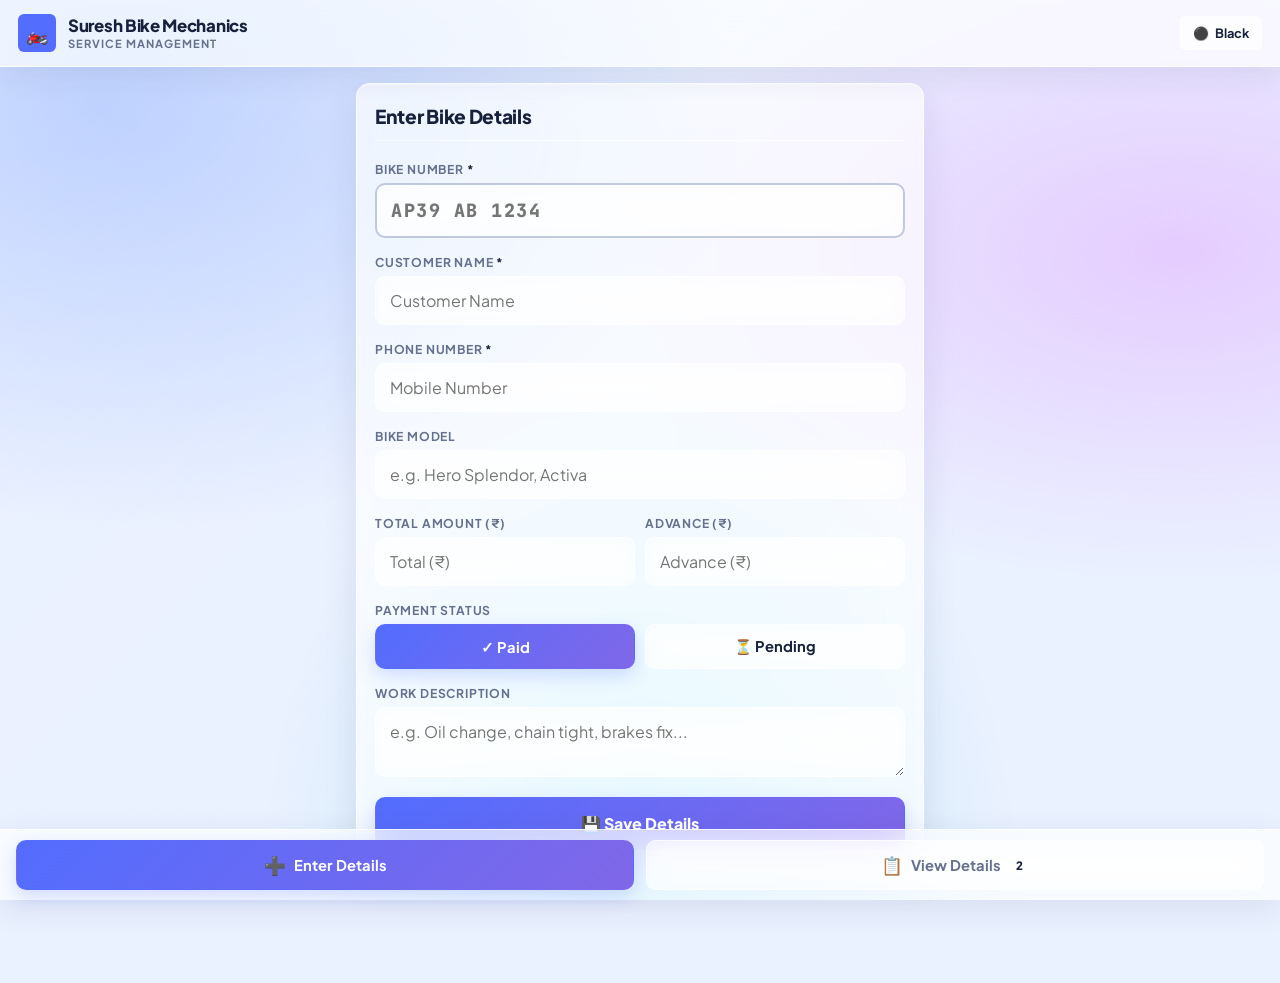
<file: index.html>
<!DOCTYPE html>
<html lang="en">
<head>
    <meta charset="UTF-8">
    <meta name="viewport" content="width=device-width, initial-scale=1.0, maximum-scale=1.0, user-scalable=no">
    <meta name="theme-color" content="#0f172a">
    <meta name="mobile-web-app-capable" content="yes">
    <meta name="apple-mobile-web-app-capable" content="yes">
    <meta name="apple-mobile-web-app-status-bar-style" content="black-translucent">
    <title>Suresh Bike Mechanics</title>
    <!-- Google Fonts for Clean Mobile Typography -->
    <link rel="preconnect" href="https://fonts.googleapis.com">
    <link rel="preconnect" href="https://fonts.gstatic.com" crossorigin>
    <link href="https://fonts.googleapis.com/css2?family=Plus+Jakarta+Sans:wght@400;500;600;700;800&family=JetBrains+Mono:wght@700&display=swap" rel="stylesheet">
    <link rel="stylesheet" href="bike_shop.css">
</head>
<body>

    <!-- TOP MOBILE APP BAR -->
    <header class="app-bar">
        <div class="brand-mobile">
            <div class="brand-icon">🏍️</div>
            <div class="brand-text">
                <h1>Suresh Bike Mechanics</h1>
                <p>Service Management</p>
            </div>
        </div>
        <button class="theme-btn" onclick="toggleMobileTheme()">
            <span id="themeEmoji">⚫</span> <span id="themeTitle">Black</span>
        </button>
    </header>

    <!-- MAIN APP CONTENT -->
    <main class="app-body">

        <!-- ================= 1. ENTER BIKE DETAILS (BUTTON 1) ================= -->
        <section id="screenForm" class="view-screen active">
            <div class="mobile-card">
                <div class="section-header">
                    <h2 id="formTitle">Enter Bike Details</h2>
                    <span id="editIndicator" class="plate-box hidden" style="font-size:0.75rem;">EDIT MODE</span>
                </div>

                <form id="mobileBikeForm" onsubmit="saveMobileEntry(event)">
                    <input type="hidden" id="entryRecordId">

                    <!-- Bike Number -->
                    <div class="form-group">
                        <label class="form-label">Bike Number <span class="req">*</span></label>
                        <input type="text" id="mBikeNo" class="mobile-input plate-input" placeholder="AP39 AB 1234" required autocapitalize="characters" autocomplete="off">
                    </div>

                    <!-- Customer Name -->
                    <div class="form-group">
                        <label class="form-label">Customer Name <span class="req">*</span></label>
                        <input type="text" id="mCustName" class="mobile-input" placeholder="Customer Name" required>
                    </div>

                    <!-- Customer Phone Number -->
                    <div class="form-group">
                        <label class="form-label">Phone Number <span class="req">*</span></label>
                        <input type="tel" id="mCustPhone" class="mobile-input" placeholder="Mobile Number" required inputmode="tel">
                    </div>

                    <!-- Bike Model / Brand -->
                    <div class="form-group">
                        <label class="form-label">Bike Model</label>
                        <input type="text" id="mBikeModel" class="mobile-input" placeholder="e.g. Hero Splendor, Activa">
                    </div>

                    <!-- Service Amount & Advance Amount -->
                    <div style="display:grid; grid-template-columns: 1fr 1fr; gap: 10px;">
                        <div class="form-group">
                            <label class="form-label">Total Amount (₹)</label>
                            <input type="number" id="mAmount" class="mobile-input" placeholder="Total (₹)" min="0" inputmode="numeric" oninput="calcFormBalance()">
                        </div>
                        <div class="form-group">
                            <label class="form-label">Advance (₹)</label>
                            <input type="number" id="mAdvance" class="mobile-input" placeholder="Advance (₹)" min="0" inputmode="numeric" oninput="calcFormBalance()">
                        </div>
                    </div>
                    <div id="mBalanceDisplay" style="font-size:0.85rem; font-weight:700; margin-top:-8px; margin-bottom:14px; color:var(--primary); display:none;"></div>

                    <!-- Payment Status Segmented Control -->
                    <div class="form-group">
                        <label class="form-label">Payment Status</label>
                        <div class="segmented-control">
                            <button type="button" class="segment-btn active-paid" id="btnPaidSeg" onclick="pickPayment('Paid')">
                                ✓ Paid
                            </button>
                            <button type="button" class="segment-btn" id="btnPendingSeg" onclick="pickPayment('Pending')">
                                ⏳ Pending
                            </button>
                        </div>
                        <input type="hidden" id="mPaymentStatus" value="Paid">
                    </div>

                    <!-- Work Done -->
                    <div class="form-group">
                        <label class="form-label">Work Description</label>
                        <textarea id="mWorkDesc" class="mobile-input" rows="2" placeholder="e.g. Oil change, chain tight, brakes fix..."></textarea>
                    </div>

                    <!-- Save & Cancel Buttons -->
                    <button type="submit" class="btn-full-save" id="btnSubmitMobile">
                        💾 Save Details
                    </button>
                    <button type="button" class="btn-cancel-edit hidden" id="btnCancelEditMobile" onclick="cancelMobileEdit()">
                        Cancel Edit
                    </button>
                </form>
            </div>
        </section>

        <!-- ================= 2. VIEW DETAILS (BUTTON 2) ================= -->
        <section id="screenRecords" class="view-screen">

            <!-- Quick Mini Stats Strip -->
            <div class="stats-grid-mobile">
                <div class="mini-stat-card">
                    <div class="val" id="miniTotalBikes">0</div>
                    <div class="lbl">Total Bikes</div>
                </div>
                <div class="mini-stat-card">
                    <div class="val" id="miniPaidBikes">0</div>
                    <div class="lbl">Paid</div>
                </div>
                <div class="mini-stat-card">
                    <div class="val" id="miniPendingBikes">0</div>
                    <div class="lbl">Pending</div>
                </div>
            </div>

            <!-- Instant Search Box & Backup Button -->
            <div style="display:flex; gap:8px; margin-bottom:12px;">
                <input type="text" id="mobileSearchInput" class="search-input" style="flex:1;" placeholder="🔍 Search Bike, Name, Phone..." oninput="renderMobileCards()">
                <button type="button" class="theme-btn" style="white-space:nowrap; padding:10px 14px;" onclick="exportCustomerCSV()" title="Backup Records to CSV">
                    📥 Backup
                </button>
            </div>

            <!-- List of Mobile Cards -->
            <div id="mobileCardsList">
                <!-- Dynamically generated mobile cards -->
            </div>

        </section>

    </main>

    <!-- FIXED MOBILE 2-BUTTON BOTTOM BAR -->
    <nav class="mobile-nav-bar">
        <button class="nav-button active" id="tabButton1" onclick="switchMobileTab('form')">
            <span class="icon">➕</span>
            <span>Enter Details</span>
        </button>
        <button class="nav-button" id="tabButton2" onclick="switchMobileTab('records')">
            <span class="icon">📋</span>
            <span>View Details</span>
            <span class="badge" id="mobileBadgeCount">0</span>
        </button>
    </nav>

    <!-- Notification Toast -->
    <div id="mobileToast">Saved successfully</div>

    <!-- MOBILE ADVANCE BOTTOM SHEET MODAL -->
    <div id="advanceModal" class="modal-overlay hidden" onclick="closeAdvanceModal(event)">
        <div class="modal-sheet" onclick="event.stopPropagation()">
            <div class="modal-header">
                <div>
                    <h3 id="advModalBike" style="font-size:1.15rem; color:var(--text-main); font-family:var(--font-mono); font-weight:800;">AP39 AB 1234</h3>
                    <p id="advModalCust" style="font-size:0.85rem; color:var(--text-muted); margin-top:2px;">Customer</p>
                </div>
                <button type="button" class="modal-close" onclick="closeAdvanceModal()">✕</button>
            </div>

            <div style="margin: 14px 0; background: var(--surface-card); padding: 12px 14px; border-radius: var(--radius-sm); border: 1px solid var(--border);">
                <div style="display:flex; justify-content:space-between; margin-bottom:6px;">
                    <span style="font-size:0.85rem; color:var(--text-muted);">Total Bill:</span>
                    <strong id="advModalTotal" style="font-size:0.95rem;">₹0</strong>
                </div>
                <div style="display:flex; justify-content:space-between; margin-bottom:6px;">
                    <span style="font-size:0.85rem; color:var(--text-muted);">Current Advance:</span>
                    <strong id="advModalCurrent" style="font-size:0.95rem;">₹0</strong>
                </div>
                <div style="display:flex; justify-content:space-between;">
                    <span style="font-size:0.85rem; color:var(--text-muted);">Balance Due:</span>
                    <strong id="advModalBalance" style="font-size:0.95rem;">₹0</strong>
                </div>
            </div>

            <input type="hidden" id="advModalRecordId">

            <div class="form-group">
                <label class="form-label">Enter New Advance Amount (₹)</label>
                <input type="number" id="advModalInput" class="mobile-input" placeholder="Enter advance received" min="0" inputmode="numeric">
            </div>

            <!-- Quick Add Chips -->
            <div style="display:flex; gap:8px; margin-bottom:14px; flex-wrap:wrap;">
                <button type="button" class="btn-crud" onclick="setQuickAdv(100)">+₹100</button>
                <button type="button" class="btn-crud" onclick="setQuickAdv(200)">+₹200</button>
                <button type="button" class="btn-crud" onclick="setQuickAdv(500)">+₹500</button>
                <button type="button" class="btn-crud" onclick="setQuickFullPaid()">Full Paid</button>
            </div>

            <button type="button" class="btn-full-save" style="margin-top:0;" onclick="saveAdvanceModal()">
                💾 Save Advance Amount
            </button>
        </div>
    </div>

    <script src="bike_shop.js"></script>
</body>
</html>
</file>
<file: bike_shop.css>
:root {
            /* Default: Pure Crisp White Theme with Jet Black */
            --bg: #ffffff;
            --surface: #ffffff;
            --surface-card: #f9fafb;
            --surface-hover: #f3f4f6;
            --border: #e5e7eb;
            --border-dark: #000000;
            --text-main: #000000;
            --text-muted: #6b7280;
            --primary: #000000;
            --primary-contrast: #ffffff;
            --font: 'Plus Jakarta Sans', sans-serif;
            --font-mono: 'JetBrains Mono', monospace;
            --radius-lg: 14px;
            --radius-md: 10px;
            --radius-sm: 6px;
        }

        body.dark-theme {
            /* Pure Jet Black Theme with Crisp White */
            --bg: #000000;
            --surface: #0a0a0a;
            --surface-card: #141414;
            --surface-hover: #1f1f1f;
            --border: #262626;
            --border-dark: #ffffff;
            --text-main: #ffffff;
            --text-muted: #a3a3a3;
            --primary: #ffffff;
            --primary-contrast: #000000;
        }

        * {
            box-sizing: border-box;
            margin: 0;
            padding: 0;
            font-family: var(--font);
            -webkit-tap-highlight-color: transparent;
        }

        body {
            background-color: var(--bg);
            color: var(--text-main);
            min-height: 100vh;
            display: flex;
            flex-direction: column;
            transition: background-color 0.2s, color 0.2s;
            padding-bottom: 96px; /* Space for mobile bottom bar */
        }

        /* Top Mobile App Bar */
        .app-bar {
            background: var(--surface);
            border-bottom: 1.5px solid var(--border);
            padding: 14px 18px;
            display: flex;
            justify-content: space-between;
            align-items: center;
            position: sticky;
            top: 0;
            z-index: 40;
        }

        .brand-mobile {
            display: flex;
            align-items: center;
            gap: 12px;
        }

        .brand-icon {
            width: 38px;
            height: 38px;
            background: var(--primary);
            color: var(--primary-contrast);
            border-radius: var(--radius-sm);
            display: flex;
            align-items: center;
            justify-content: center;
            font-size: 18px;
        }

        .brand-text h1 {
            font-size: 1.05rem;
            font-weight: 800;
            color: var(--text-main);
            letter-spacing: -0.3px;
            line-height: 1.2;
        }

        .brand-text p {
            font-size: 0.7rem;
            color: var(--text-muted);
            font-weight: 700;
            text-transform: uppercase;
            letter-spacing: 1px;
        }

        .theme-btn {
            background: var(--surface);
            border: 1.5px solid var(--border);
            color: var(--text-main);
            padding: 8px 12px;
            border-radius: var(--radius-sm);
            font-size: 0.8rem;
            font-weight: 700;
            cursor: pointer;
            display: flex;
            align-items: center;
            gap: 6px;
            transition: all 0.15s;
        }

        .theme-btn:active {
            transform: scale(0.97);
        }

        /* Fixed Mobile 2-Button Navigation */
        .mobile-nav-bar {
            position: fixed;
            bottom: 0;
            left: 0;
            right: 0;
            background: var(--surface);
            border-top: 1.5px solid var(--border);
            padding: 10px 16px;
            display: grid;
            grid-template-columns: 1fr 1fr;
            gap: 12px;
            z-index: 50;
            box-shadow: 0 -4px 20px rgba(0,0,0,0.05);
        }

        .nav-button {
            border: 1.5px solid var(--border);
            background: var(--surface-card);
            color: var(--text-muted);
            padding: 13px 8px;
            border-radius: var(--radius-md);
            font-size: 0.92rem;
            font-weight: 700;
            cursor: pointer;
            display: flex;
            align-items: center;
            justify-content: center;
            gap: 8px;
            transition: all 0.15s;
        }

        .nav-button .icon {
            font-size: 1.1rem;
        }

        .nav-button .badge {
            background: var(--border);
            color: var(--text-main);
            padding: 2px 7px;
            border-radius: 999px;
            font-size: 0.72rem;
            font-weight: 800;
        }

        .nav-button.active {
            background: var(--primary);
            color: var(--primary-contrast);
            border-color: var(--primary);
        }

        .nav-button.active .badge {
            background: var(--primary-contrast);
            color: var(--primary);
        }

        /* Mobile Content Area */
        .app-body {
            padding: 16px;
            max-width: 600px;
            margin: 0 auto;
            width: 100%;
            flex: 1;
        }

        .view-screen {
            display: none;
            animation: fadeIn 0.2s ease-out;
        }

        .view-screen.active {
            display: block;
        }

        @keyframes fadeIn {
            from { opacity: 0; transform: translateY(6px); }
            to { opacity: 1; transform: translateY(0); }
        }

        /* SCREEN 1: ADD/EDIT FORM */
        .mobile-card {
            background: var(--surface);
            border: 1.5px solid var(--border);
            border-radius: var(--radius-lg);
            padding: 20px 18px;
        }

        .section-header {
            margin-bottom: 20px;
            display: flex;
            justify-content: space-between;
            align-items: center;
            padding-bottom: 12px;
            border-bottom: 1px solid var(--border);
        }

        .section-header h2 {
            font-size: 1.2rem;
            font-weight: 800;
            color: var(--text-main);
            letter-spacing: -0.3px;
        }

        .form-group {
            margin-bottom: 16px;
        }

        .form-label {
            display: block;
            margin-bottom: 6px;
            font-size: 0.76rem;
            font-weight: 700;
            text-transform: uppercase;
            letter-spacing: 0.8px;
            color: var(--text-muted);
        }

        .form-label span.req {
            color: var(--text-main);
        }

        .mobile-input {
            width: 100%;
            background: var(--surface);
            border: 1.5px solid var(--border);
            color: var(--text-main);
            padding: 13px 14px;
            border-radius: var(--radius-md);
            font-size: 1rem;
            outline: none;
            transition: border-color 0.15s;
        }

        .mobile-input:focus {
            border-color: var(--text-main);
        }

        .mobile-input.plate-input {
            font-family: var(--font-mono);
            letter-spacing: 1.5px;
            text-transform: uppercase;
            font-weight: 800;
            font-size: 1.15rem;
            background: var(--surface-card);
            border: 2px solid var(--border-dark);
        }

        /* Mobile Segmented Payment Selector */
        .segmented-control {
            display: grid;
            grid-template-columns: 1fr 1fr;
            gap: 10px;
        }

        .segment-btn {
            background: var(--surface-card);
            border: 1.5px solid var(--border);
            color: var(--text-muted);
            padding: 12px 10px;
            border-radius: var(--radius-md);
            font-weight: 700;
            font-size: 0.92rem;
            cursor: pointer;
            text-align: center;
            display: flex;
            align-items: center;
            justify-content: center;
            gap: 6px;
            transition: all 0.15s;
        }

        .segment-btn.active-paid {
            background: var(--text-main);
            border-color: var(--text-main);
            color: var(--surface);
        }

        .segment-btn.active-pending {
            background: var(--surface);
            border: 2px solid var(--text-main);
            color: var(--text-main);
        }

        .btn-full-save {
            width: 100%;
            background: var(--primary);
            color: var(--primary-contrast);
            border: 1.5px solid var(--primary);
            padding: 15px;
            border-radius: var(--radius-md);
            font-size: 1rem;
            font-weight: 800;
            cursor: pointer;
            display: flex;
            align-items: center;
            justify-content: center;
            gap: 8px;
            margin-top: 10px;
            transition: all 0.15s;
        }

        .btn-full-save:active {
            transform: scale(0.99);
        }

        .btn-cancel-edit {
            width: 100%;
            background: transparent;
            border: 1.5px solid var(--border);
            color: var(--text-muted);
            padding: 12px;
            border-radius: var(--radius-md);
            font-weight: 700;
            margin-top: 10px;
            cursor: pointer;
        }

        /* SCREEN 2: VIEW DETAILS (MOBILE CARDS) */
        .search-input {
            width: 100%;
            background: var(--surface);
            border: 1.5px solid var(--border);
            color: var(--text-main);
            padding: 11px 14px;
            border-radius: var(--radius-md);
            font-size: 0.92rem;
            outline: none;
        }

        .search-input:focus {
            border-color: var(--text-main);
        }

        /* Mobile Mini Stat Strip */
        .stats-grid-mobile {
            display: grid;
            grid-template-columns: repeat(3, 1fr);
            gap: 8px;
            margin-bottom: 14px;
        }

        .mini-stat-card {
            background: var(--surface);
            border: 1.5px solid var(--border);
            border-radius: var(--radius-md);
            padding: 10px 8px;
            text-align: center;
        }

        .mini-stat-card .val {
            font-size: 1.25rem;
            font-weight: 800;
            color: var(--text-main);
        }

        .mini-stat-card .lbl {
            font-size: 0.68rem;
            font-weight: 700;
            text-transform: uppercase;
            letter-spacing: 0.5px;
            color: var(--text-muted);
            margin-top: 2px;
        }

        /* Mobile Job Cards */
        .job-card {
            background: var(--surface);
            border: 1.5px solid var(--border);
            border-radius: var(--radius-lg);
            padding: 16px;
            margin-bottom: 14px;
            display: flex;
            flex-direction: column;
            gap: 12px;
            transition: border-color 0.15s;
        }

        .job-card:active {
            border-color: var(--text-main);
        }

        .job-card-top {
            display: flex;
            justify-content: space-between;
            align-items: center;
        }

        .plate-box {
            font-family: var(--font-mono);
            font-weight: 800;
            font-size: 1rem;
            color: var(--primary-contrast);
            background: var(--primary);
            padding: 4px 10px;
            border-radius: var(--radius-sm);
            letter-spacing: 1px;
            border: 1px solid var(--primary);
        }

        .job-date {
            font-size: 0.78rem;
            color: var(--text-muted);
            font-weight: 600;
        }

        .customer-row {
            display: flex;
            justify-content: space-between;
            align-items: center;
        }

        .customer-meta h3 {
            font-size: 1.05rem;
            font-weight: 800;
            color: var(--text-main);
        }

        .customer-meta p {
            font-size: 0.85rem;
            color: var(--text-muted);
            margin-top: 2px;
        }

        /* Phone Call / WhatsApp Action Buttons */
        .contact-actions {
            display: flex;
            gap: 8px;
        }

        .contact-btn {
            background: var(--surface);
            border: 1.5px solid var(--border);
            color: var(--text-main);
            width: 38px;
            height: 38px;
            border-radius: 50%;
            display: flex;
            align-items: center;
            justify-content: center;
            text-decoration: none;
            font-size: 1rem;
            transition: all 0.15s;
        }

        .contact-btn:active {
            background: var(--surface-hover);
            transform: scale(0.95);
        }

        /* Service & Amount Row */
        .service-details-row {
            background: var(--surface-card);
            border: 1px solid var(--border);
            border-radius: var(--radius-sm);
            padding: 10px 12px;
            display: flex;
            justify-content: space-between;
            align-items: center;
        }

        .work-text {
            font-size: 0.82rem;
            color: var(--text-muted);
            max-width: 60%;
            line-height: 1.35;
        }

        /* Amount Breakdown Display */
        .amount-breakdown {
            text-align: right;
            display: flex;
            flex-direction: column;
            gap: 2px;
        }

        .amount-total {
            font-size: 1.15rem;
            font-weight: 800;
            color: var(--text-main);
        }

        .amount-advance {
            font-size: 0.78rem;
            font-weight: 700;
            color: var(--text-muted);
        }

        .amount-balance {
            font-size: 0.8rem;
            font-weight: 800;
            color: var(--text-main);
        }

        .amount-balance.cleared {
            color: var(--text-muted);
        }

        /* Card Bottom: Payment Status & Edit / Delete Buttons */
        .card-actions-row {
            display: flex;
            justify-content: space-between;
            align-items: center;
            padding-top: 10px;
            border-top: 1px solid var(--border);
        }

        .pay-pill-toggle {
            display: inline-flex;
            align-items: center;
            gap: 6px;
            padding: 6px 12px;
            border-radius: 999px;
            font-size: 0.78rem;
            font-weight: 700;
            cursor: pointer;
            transition: all 0.15s;
        }

        .pay-pill-toggle.is-paid {
            background: var(--text-main);
            color: var(--surface);
            border: 1.5px solid var(--text-main);
        }

        .pay-pill-toggle.is-pending {
            background: var(--surface);
            color: var(--text-main);
            border: 1.5px solid var(--text-main);
        }

        .crud-buttons {
            display: flex;
            gap: 6px;
        }

        .btn-crud {
            background: var(--surface);
            border: 1.5px solid var(--border);
            color: var(--text-main);
            padding: 6px 10px;
            border-radius: var(--radius-sm);
            font-size: 0.8rem;
            font-weight: 700;
            cursor: pointer;
            display: flex;
            align-items: center;
            gap: 4px;
            transition: all 0.15s;
        }

        .btn-crud:active {
            background: var(--surface-hover);
        }

        .btn-crud.delete-btn {
            color: var(--text-muted);
        }

        .btn-crud.advance-btn {
            border-color: var(--text-main);
            color: var(--text-main);
        }

        /* Mobile Advance Modal Bottom Sheet */
        .modal-overlay {
            position: fixed;
            top: 0;
            left: 0;
            right: 0;
            bottom: 0;
            background: rgba(0, 0, 0, 0.6);
            backdrop-filter: blur(4px);
            z-index: 1000;
            display: flex;
            align-items: flex-end;
            justify-content: center;
        }

        .modal-sheet {
            background: var(--surface);
            border: 1.5px solid var(--border);
            border-radius: var(--radius-lg) var(--radius-lg) 0 0;
            width: 100%;
            max-width: 500px;
            padding: 22px 18px 30px;
            box-shadow: 0 -10px 30px rgba(0,0,0,0.2);
            animation: slideSheet 0.2s cubic-bezier(0.16, 1, 0.3, 1);
        }

        @keyframes slideSheet {
            from { transform: translateY(100%); }
            to { transform: translateY(0); }
        }

        .modal-header {
            display: flex;
            justify-content: space-between;
            align-items: center;
        }

        .modal-close {
            background: var(--surface);
            border: 1.5px solid var(--border);
            color: var(--text-main);
            width: 32px;
            height: 32px;
            border-radius: 50%;
            font-weight: 700;
            cursor: pointer;
        }

        /* Mobile Toast */
        #mobileToast {
            position: fixed;
            top: 60px;
            left: 50%;
            transform: translateX(-50%) translateY(-30px);
            background: var(--primary);
            color: var(--primary-contrast);
            border: 1px solid var(--border);
            padding: 10px 18px;
            border-radius: 999px;
            font-size: 0.82rem;
            font-weight: 700;
            box-shadow: 0 10px 25px rgba(0,0,0,0.15);
            opacity: 0;
            pointer-events: none;
            transition: all 0.25s cubic-bezier(0.4, 0, 0.2, 1);
            z-index: 100;
            white-space: nowrap;
        }

        #mobileToast.show {
            opacity: 1;
            transform: translateX(-50%) translateY(0);
        }

        .hidden { display: none !important; }

        /* Glassmorphism theme */
        :root {
            --bg: #eaf1ff;
            --surface: rgba(255, 255, 255, 0.68);
            --surface-card: rgba(255, 255, 255, 0.46);
            --surface-hover: rgba(255, 255, 255, 0.82);
            --border: rgba(255, 255, 255, 0.72);
            --border-dark: rgba(84, 105, 160, 0.35);
            --text-main: #17213c;
            --text-muted: #65718e;
            --primary: #536dfe;
            --primary-contrast: #ffffff;
        }

        body.dark-theme {
            --bg: #11152b;
            --surface: rgba(35, 42, 75, 0.72);
            --surface-card: rgba(42, 50, 86, 0.56);
            --surface-hover: rgba(55, 65, 107, 0.78);
            --border: rgba(196, 207, 255, 0.18);
            --border-dark: rgba(196, 207, 255, 0.42);
            --text-main: #f4f6ff;
            --text-muted: #b5bfdc;
            --primary: #99aaff;
            --primary-contrast: #171b36;
        }

        body {
            position: relative;
            isolation: isolate;
            background:
                radial-gradient(ellipse at 8% 12%, rgba(153, 183, 255, 0.66), transparent 38%),
                radial-gradient(ellipse at 92% 28%, rgba(225, 175, 255, 0.55), transparent 36%),
                radial-gradient(ellipse at 50% 100%, rgba(139, 222, 235, 0.45), transparent 42%),
                var(--bg);
            background-attachment: fixed;
        }

        body::before {
            content: "";
            position: fixed;
            inset: 0;
            z-index: -1;
            pointer-events: none;
            background: linear-gradient(135deg, rgba(255,255,255,0.18), transparent 48%);
        }

        .app-bar,
        .mobile-nav-bar {
            background: var(--surface);
            border-color: var(--border);
            -webkit-backdrop-filter: blur(20px) saturate(155%);
            backdrop-filter: blur(20px) saturate(155%);
            box-shadow: 0 8px 32px rgba(37, 48, 91, 0.09);
        }

        .mobile-card,
        .mini-stat-card,
        .job-card,
        .modal-sheet {
            background: var(--surface);
            border: 1px solid var(--border);
            box-shadow: 0 12px 34px rgba(40, 51, 96, 0.10), inset 0 1px 0 rgba(255,255,255,0.55);
            -webkit-backdrop-filter: blur(18px) saturate(145%);
            backdrop-filter: blur(18px) saturate(145%);
        }

        .job-card {
            transition: transform 0.18s ease, box-shadow 0.18s ease, border-color 0.18s ease;
        }

        .job-card:active {
            border-color: var(--border-dark);
            transform: translateY(-1px);
        }

        .mobile-input,
        .search-input,
        .contact-btn,
        .btn-cancel-edit,
        .modal-close,
        .btn-crud,
        .segment-btn {
            background: var(--surface-card);
            border-color: var(--border);
            color: var(--text-main);
            -webkit-backdrop-filter: blur(12px);
            backdrop-filter: blur(12px);
        }

        .mobile-input:focus,
        .search-input:focus {
            border-color: var(--primary);
            box-shadow: 0 0 0 3px rgba(83, 109, 254, 0.16);
        }

        body.dark-theme .mobile-input:focus,
        body.dark-theme .search-input:focus {
            box-shadow: 0 0 0 3px rgba(153, 170, 255, 0.18);
        }

        .mobile-input.plate-input {
            background: var(--surface-card);
            border-color: var(--border-dark);
        }

        .section-header {
            border-bottom-color: var(--border);
        }

        .service-details-row {
            background: var(--surface-card);
            border-color: var(--border);
        }

        .theme-btn,
        .btn-crud,
        .contact-btn,
        .segment-btn,
        .modal-close {
            transition: transform 0.16s ease, background-color 0.16s ease, box-shadow 0.16s ease;
        }

        .theme-btn:active,
        .btn-crud:active,
        .contact-btn:active,
        .segment-btn:active {
            transform: translateY(1px) scale(0.98);
        }

        .btn-full-save,
        .nav-button.active,
        .segment-btn.active-paid,
        .pay-pill-toggle.is-paid,
        .plate-box {
            background: linear-gradient(135deg, var(--primary), #8067e8);
            border-color: transparent;
            color: #ffffff;
            box-shadow: 0 7px 18px rgba(83, 109, 254, 0.22);
        }

        body.dark-theme .btn-full-save,
        body.dark-theme .nav-button.active,
        body.dark-theme .segment-btn.active-paid,
        body.dark-theme .pay-pill-toggle.is-paid,
        body.dark-theme .plate-box {
            background: linear-gradient(135deg, #9cafff, #c0a0ff);
            color: #171b36;
            box-shadow: 0 7px 20px rgba(118, 139, 255, 0.2);
        }

        .nav-button {
            background: var(--surface-card);
            border-color: var(--border);
            -webkit-backdrop-filter: blur(14px);
            backdrop-filter: blur(14px);
        }

        .modal-overlay {
            background: rgba(24, 31, 61, 0.42);
            -webkit-backdrop-filter: blur(8px);
            backdrop-filter: blur(8px);
        }

        @media (prefers-reduced-motion: reduce) {
            *,
            *::before,
            *::after {
                scroll-behavior: auto !important;
                animation-duration: 0.01ms !important;
                animation-iteration-count: 1 !important;
                transition-duration: 0.01ms !important;
            }
        }
</file>
